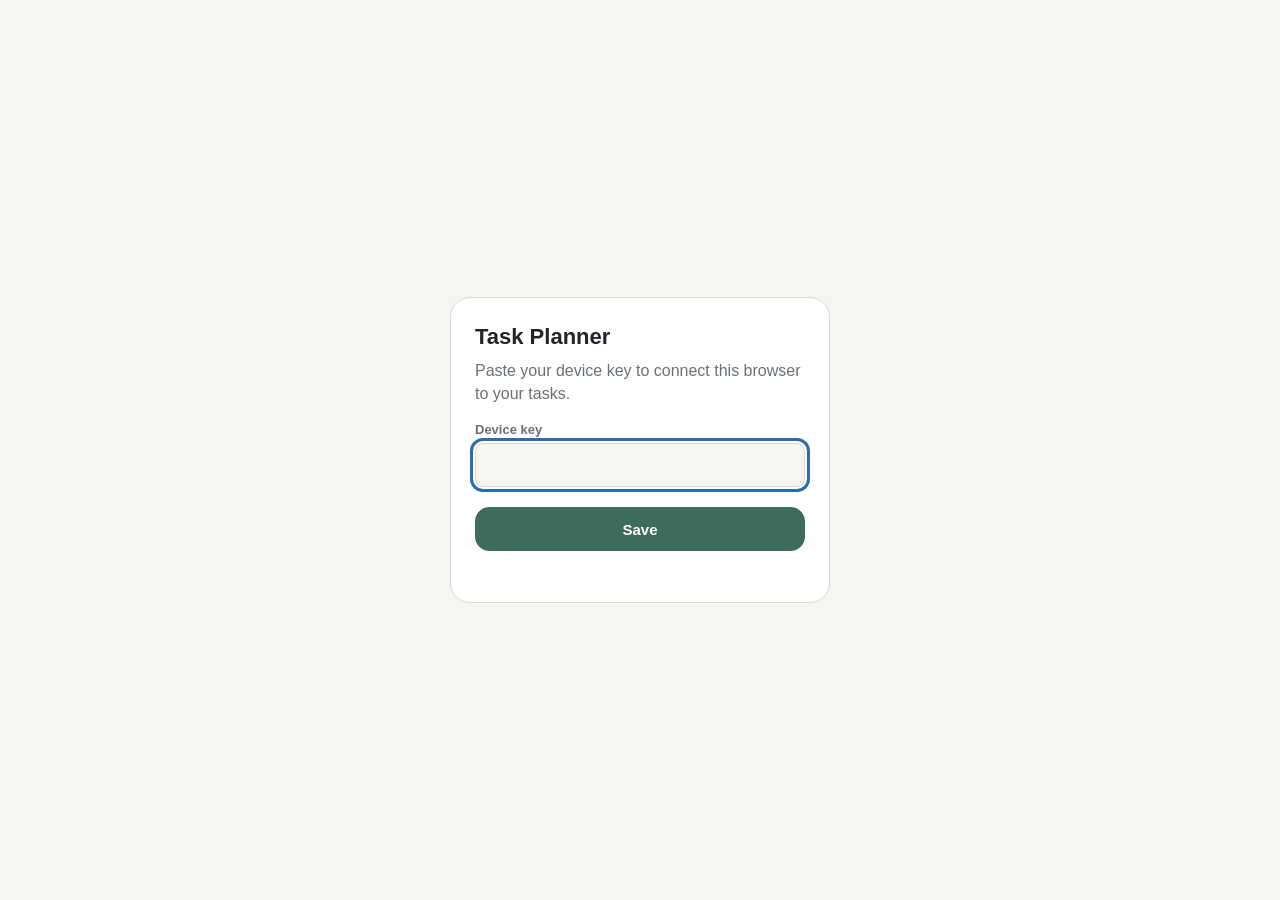
<file: index.html>
<!doctype html>
<html lang="en">
<head>
<meta charset="utf-8">
<meta name="viewport" content="width=device-width, initial-scale=1, viewport-fit=cover">
<!--
  Strict CSP: no inline scripts, no inline styles, nothing loaded from
  anywhere except this site and the Apps Script backend. See
  docs/00-what-we-built-security.md for why this matters — the old app had
  none of this.
-->
<meta http-equiv="Content-Security-Policy" content="default-src 'self'; script-src 'self'; style-src 'self'; img-src 'self' data:; connect-src https://script.google.com https://script.googleusercontent.com; base-uri 'none'; form-action 'none'">
<title>Task Planner</title>
<link rel="stylesheet" href="styles.css">
<!--
  PWA bits: the manifest is what lets a browser offer "Install app", and
  theme-color tints the browser's own address bar / status bar to match
  the app instead of staying a generic system colour. Two theme-color
  tags, one per light/dark, so it follows the same switch styles.css uses.
-->
<link rel="manifest" href="/manifest.webmanifest">
<meta name="theme-color" content="#ffffff" media="(prefers-color-scheme: light)">
<meta name="theme-color" content="#212328" media="(prefers-color-scheme: dark)">
<!-- iOS ignores the manifest for its home-screen icon and install prompt,
     so it needs these two tags spelled out separately. -->
<link rel="apple-touch-icon" href="/icons/apple-touch-icon.png">
<meta name="apple-mobile-web-app-capable" content="yes">
<meta name="apple-mobile-web-app-status-bar-style" content="default">
</head>
<body>
<div id="app" class="app">

  <!-- Shown when no device key is saved on this device yet. -->
  <section id="key-screen" class="screen key-screen" hidden>
    <div class="key-card">
      <h1 class="key-title">Task Planner</h1>
      <p class="key-copy">Paste your device key to connect this browser to your tasks.</p>
      <label class="field">
        <span class="field-label">Device key</span>
        <input id="device-key-input" type="password" autocomplete="off" autocapitalize="off" spellcheck="false">
      </label>
      <button type="button" id="save-key-btn" class="btn btn-primary">Save</button>
      <p id="key-screen-message" class="key-message" aria-live="polite"></p>
    </div>
  </section>

  <!-- The real app. Hidden until a device key exists (or ?mock=1 is set). -->
  <div id="main-screen" class="app-shell" hidden>

    <header class="topbar">
      <div class="brand">Task Planner</div>
      <nav class="tabs" aria-label="Sections">
        <button type="button" class="tab-btn" data-tab="today" aria-current="page">Today</button>
        <button type="button" class="tab-btn" data-tab="week">Week</button>
        <button type="button" class="tab-btn" data-tab="someday">Someday</button>
      </nav>
      <div class="topbar-right">
        <span id="sync-dot" class="sync-dot sync-dot-idle" aria-hidden="true"></span>
        <button type="button" id="gear-btn" class="icon-btn" aria-label="Settings">&#9881;</button>
      </div>
    </header>

    <main class="panels">

      <section id="panel-today" class="panel" data-panel="today">
        <p id="migration-notice" class="notice" hidden>
          Your tasks need a one-time upgrade before they can show up here.
          See <code>docs/RUNBOOK.md</code>, section G, for the steps &mdash;
          nothing has been lost.
        </p>

        <form id="capture-form" class="capture">
          <textarea id="capture-input" class="capture-input" placeholder="What's on your mind? One thing or ten." rows="1" aria-label="Capture a task"></textarea>
          <div class="capture-row">
            <label class="chip-toggle">
              <input type="checkbox" id="today-toggle" checked>
              <span>Today</span>
            </label>
            <button type="submit" id="capture-submit" class="btn btn-primary">Add</button>
          </div>
          <p id="capture-feedback" class="capture-feedback" aria-live="polite"></p>
        </form>

        <!-- Phase 8: a short first-run hint that the box now understands
             commands and questions too, not just brain-dumps. Shown until
             the first `assist` call succeeds (see app.js's markAssistHintSeen),
             then never again on this device. -->
        <p id="capture-hint" class="capture-hint" hidden></p>

        <!-- Phase 8: the reply card for a command/question answered through
             the capture box — see app.js's applyAssistResult and
             ui.js's showReplyCard. -->
        <div id="reply-card" class="card reply-card" hidden></div>

        <div id="pending-captures" class="pending-captures" aria-live="polite"></div>
        <button type="button" id="inbox-link" class="inbox-link" hidden></button>

        <div id="review-card" class="card review-card" hidden></div>
        <div id="pick-three-card" class="card pick-three" hidden></div>

        <ul id="today-list" class="task-list" aria-label="Today's tasks"></ul>
        <button type="button" id="done-today-toggle" class="done-today-toggle" hidden aria-expanded="false"></button>
        <ul id="done-today-list" class="task-list done-list" hidden aria-label="Done today"></ul>
      </section>

      <section id="panel-week" class="panel" data-panel="week" hidden>
        <div id="week-strip" class="week-strip"></div>
        <details id="unscheduled-drawer" class="drawer">
          <summary>Not scheduled yet</summary>
          <div id="inbox-section" class="inbox-section"></div>
          <input type="text" id="unscheduled-filter" class="filter-input" placeholder="Filter by title, notes or category">
          <div id="unscheduled-groups"></div>
        </details>
      </section>

      <section id="panel-someday" class="panel" data-panel="someday" hidden>
        <p class="hint">Nothing here is ever deleted.</p>
        <ul id="someday-list" class="task-list" aria-label="Someday tasks"></ul>
      </section>

    </main>

    <nav class="bottom-nav" aria-label="Sections">
      <button type="button" class="tab-btn" data-tab="today" aria-current="page">Today</button>
      <button type="button" class="tab-btn" data-tab="week">Week</button>
      <button type="button" class="tab-btn" data-tab="someday">Someday</button>
      <button type="button" id="gear-btn-mobile" class="icon-btn" aria-label="Settings">&#9881;</button>
    </nav>
  </div>

  <div id="toast" class="toast" role="status" aria-live="polite" hidden></div>
</div>

<dialog id="action-sheet" class="sheet"></dialog>
<dialog id="edit-sheet" class="sheet"></dialog>
<dialog id="settings-sheet" class="sheet"></dialog>

<script src="config.js"></script>
<script type="module" src="js/app.js"></script>
</body>
</html>
</file>
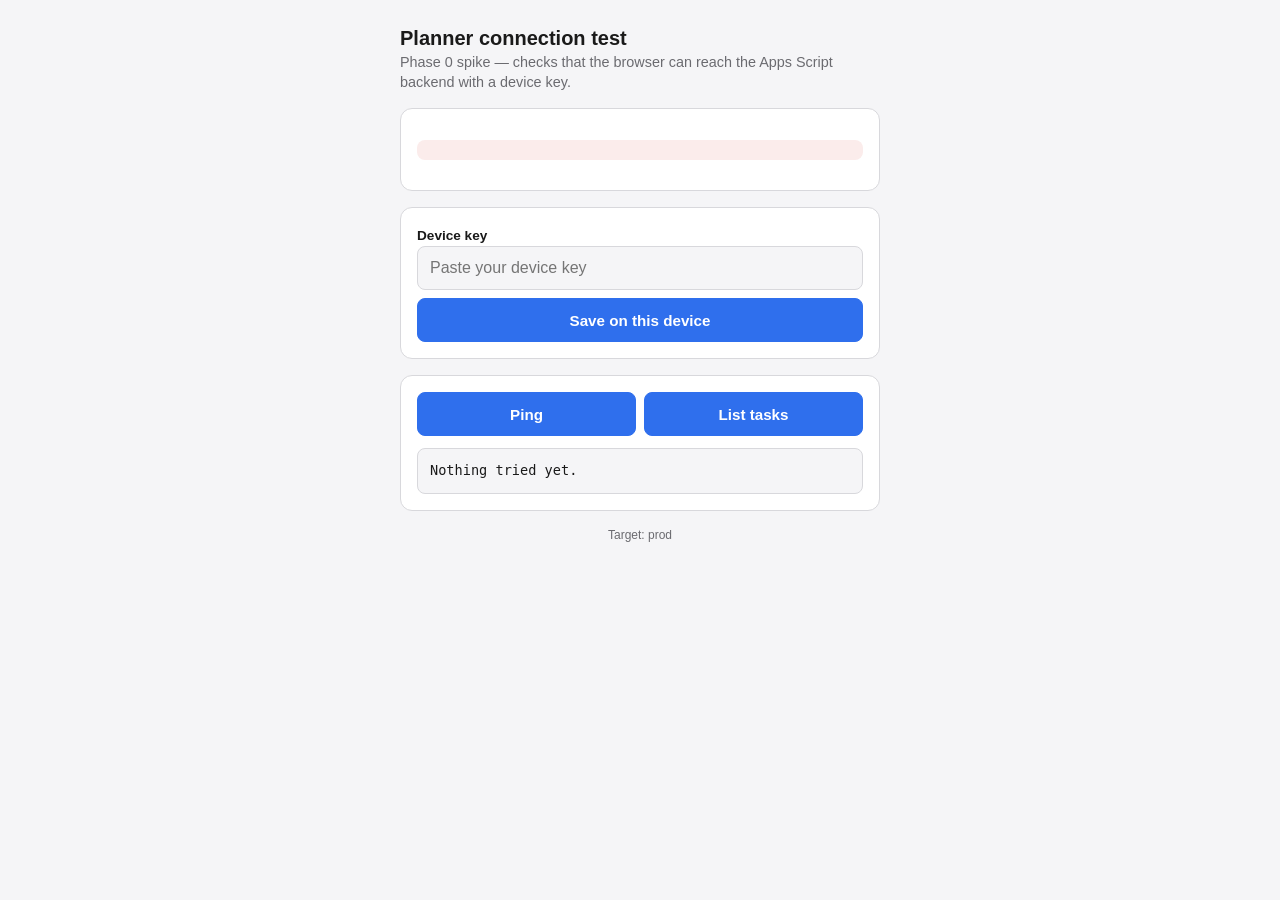
<file: spike.html>
<!DOCTYPE html>
<html lang="en">
<head>
<meta charset="UTF-8">
<meta name="viewport" content="width=device-width, initial-scale=1.0">
<title>Planner connection test</title>

<!--
  Strict Content-Security-Policy: this page will not run any script except
  the one file we wrote ourselves (spike.js), and will not load anything
  from the network except a fetch() to Google's script domains. That means
  no inline <script> tags and no onclick="..." attributes anywhere below —
  every bit of behaviour lives in spike.js instead.
-->
<meta http-equiv="Content-Security-Policy" content="default-src 'self'; script-src 'self'; style-src 'self' 'unsafe-inline'; connect-src https://script.google.com https://script.googleusercontent.com; base-uri 'none'; form-action 'none'">

<style>
  /* Hand-written CSS, no framework. Colours are defined once as variables
     so light/dark mode is just two small blocks below. */
  :root {
    --bg: #f5f5f7;
    --panel: #ffffff;
    --text: #1a1a1a;
    --muted: #6b6b70;
    --border: #d8d8dc;
    --accent: #2f6fed;
    --accent-text: #ffffff;
    --ok: #1a7f37;
    --error: #b3261e;
    --error-bg: #fbeceb;
  }

  @media (prefers-color-scheme: dark) {
    :root {
      --bg: #17181a;
      --panel: #232427;
      --text: #f0f0f2;
      --muted: #a3a3a8;
      --border: #3a3b3f;
      --accent: #6d9bff;
      --accent-text: #10131a;
      --ok: #5fd07a;
      --error: #ff8a80;
      --error-bg: #3a1f1d;
    }
  }

  * { box-sizing: border-box; }

  body {
    margin: 0;
    padding: 16px;
    background: var(--bg);
    color: var(--text);
    font-family: -apple-system, BlinkMacSystemFont, "Segoe UI", Roboto, Helvetica, Arial, sans-serif;
    line-height: 1.4;
  }

  main {
    max-width: 480px;
    margin: 0 auto;
    display: flex;
    flex-direction: column;
    gap: 16px;
  }

  h1 {
    font-size: 1.25rem;
    margin: 8px 0 0;
  }

  p.subtitle {
    margin: 0;
    color: var(--muted);
    font-size: 0.9rem;
  }

  section {
    background: var(--panel);
    border: 1px solid var(--border);
    border-radius: 12px;
    padding: 16px;
    display: flex;
    flex-direction: column;
    gap: 12px;
  }

  label {
    font-size: 0.85rem;
    font-weight: 600;
  }

  input[type="password"] {
    width: 100%;
    min-height: 44px;
    padding: 10px 12px;
    font-size: 1rem;
    border: 1px solid var(--border);
    border-radius: 8px;
    background: var(--bg);
    color: var(--text);
  }

  button {
    min-height: 44px;
    min-width: 44px;
    padding: 10px 16px;
    font-size: 0.95rem;
    font-weight: 600;
    border-radius: 8px;
    border: 1px solid var(--border);
    background: var(--panel);
    color: var(--text);
    cursor: pointer;
  }

  button.primary {
    background: var(--accent);
    color: var(--accent-text);
    border-color: var(--accent);
  }

  button:active {
    opacity: 0.8;
  }

  .row {
    display: flex;
    gap: 8px;
    flex-wrap: wrap;
  }

  .row button {
    flex: 1;
  }

  .saved-key {
    display: flex;
    align-items: center;
    justify-content: space-between;
    gap: 8px;
  }

  .saved-key .status {
    color: var(--ok);
    font-weight: 600;
  }

  #hidden-when-saved.is-hidden,
  #shown-when-saved.is-hidden {
    display: none;
  }

  pre#result {
    white-space: pre-wrap;
    word-break: break-word;
    background: var(--bg);
    border: 1px solid var(--border);
    border-radius: 8px;
    padding: 12px;
    font-size: 0.85rem;
    margin: 0;
    min-height: 44px;
  }

  .error-text {
    color: var(--error);
    background: var(--error-bg);
    border-radius: 8px;
    padding: 10px 12px;
    font-size: 0.9rem;
  }

  footer {
    color: var(--muted);
    font-size: 0.75rem;
    text-align: center;
    padding-bottom: 24px;
  }
</style>
</head>
<body>
<main>
  <div>
    <h1>Planner connection test</h1>
    <p class="subtitle">Phase 0 spike — checks that the browser can reach the Apps Script backend with a device key.</p>
  </div>

  <section id="config-warning" class="is-hidden">
    <p class="error-text" id="config-warning-text"></p>
  </section>

  <section aria-label="Device key">
    <div id="hidden-when-saved">
      <label for="device-key-input">Device key</label>
      <input id="device-key-input" type="password" autocomplete="off" placeholder="Paste your device key">
      <div class="row" style="margin-top: 8px;">
        <button id="save-key-btn" class="primary" type="button">Save on this device</button>
      </div>
    </div>
    <div id="shown-when-saved" class="saved-key is-hidden">
      <span class="status">Key saved &#10003;</span>
      <button id="forget-key-btn" type="button">Forget key</button>
    </div>
  </section>

  <section aria-label="Actions">
    <div class="row">
      <button id="ping-btn" class="primary" type="button">Ping</button>
      <button id="list-btn" class="primary" type="button">List tasks</button>
    </div>
    <pre id="result">Nothing tried yet.</pre>
  </section>

  <footer id="api-target"></footer>
</main>

<script src="config.js"></script>
<script src="spike.js"></script>
</body>
</html>
</file>
<file: styles.css>
/* styles.css — hand-written, no framework.
   Calm on purpose: no red anywhere, no "overdue" styling, nothing that
   counts how much is waiting. Colours live as CSS custom properties so
   light/dark mode is one block of overrides instead of two copies of
   every rule. */

/* ---------------------------------------------------------------------
   Design tokens
   --------------------------------------------------------------------- */

:root {
  --bg: #f6f5f2;
  --bg-elevated: #ffffff;
  --bg-sunken: #ececea;
  --text: #22242a;
  --text-muted: #6b6f78;
  --border: #ddd9d2;
  --accent: #3d6b5c;
  --accent-contrast: #ffffff;
  --accent-soft: #e3ece8;
  --focus-ring: #2b6cb0;
  --amber: #a9762c;
  --amber-soft: #f3e6d2;
  --radius-sm: 8px;
  --radius-md: 14px;
  --radius-lg: 20px;
  --gap: 12px;
  --safe-top: env(safe-area-inset-top, 0px);
  --safe-bottom: env(safe-area-inset-bottom, 0px);
  --safe-left: env(safe-area-inset-left, 0px);
  --safe-right: env(safe-area-inset-right, 0px);
  color-scheme: light dark;
}

@media (prefers-color-scheme: dark) {
  :root {
    --bg: #17181c;
    --bg-elevated: #212328;
    --bg-sunken: #1c1e22;
    --text: #eceae4;
    --text-muted: #9a9da5;
    --border: #34363c;
    --accent: #7fb8a3;
    --accent-contrast: #10231c;
    --accent-soft: #1d2e28;
    --focus-ring: #7fb0e8;
    --amber: #d9ab6e;
    --amber-soft: #332a1b;
  }
}

* { box-sizing: border-box; }

/* The `hidden` attribute has the same CSS specificity as a class selector,
   so without this, rules below like `.app-shell { display: flex }` would
   silently win and an element marked hidden would still show. This keeps
   `hidden` reliably meaning hidden everywhere in the app. */
[hidden] { display: none !important; }

html, body {
  margin: 0;
  padding: 0;
  background: var(--bg);
  color: var(--text);
  font-family: -apple-system, BlinkMacSystemFont, "Segoe UI", Roboto, Helvetica, Arial, sans-serif;
  font-size: 16px;
  line-height: 1.4;
  overflow-x: hidden;
}

body {
  min-height: 100dvh;
}

h1, h2, h3, h4 { margin: 0 0 8px; font-weight: 600; }
p { margin: 0 0 8px; }

/* Visible focus everywhere — this app must work for keyboard-only users. */
:focus-visible {
  outline: 3px solid var(--focus-ring);
  outline-offset: 2px;
  border-radius: var(--radius-sm);
}
:focus:not(:focus-visible) { outline: none; }

@media (prefers-reduced-motion: reduce) {
  *, *::before, *::after {
    animation-duration: 0.001ms !important;
    animation-iteration-count: 1 !important;
    transition-duration: 0.001ms !important;
  }
}

.app { min-height: 100dvh; }

/* ---------------------------------------------------------------------
   Buttons, fields, chips (shared building blocks)
   --------------------------------------------------------------------- */

.btn {
  min-height: 44px;
  min-width: 44px;
  padding: 10px 18px;
  border-radius: var(--radius-md);
  border: 1px solid var(--border);
  background: var(--bg-elevated);
  color: var(--text);
  font-size: 15px;
  font-weight: 600;
  cursor: pointer;
}
.btn:active { transform: scale(0.98); }
.btn-primary {
  background: var(--accent);
  color: var(--accent-contrast);
  border-color: var(--accent);
}
.btn-quiet {
  background: transparent;
  border-color: transparent;
  color: var(--text-muted);
}
.btn-small {
  min-height: 40px;
  padding: 6px 14px;
  font-size: 14px;
}

.icon-btn {
  min-height: 44px;
  min-width: 44px;
  border-radius: 50%;
  border: 1px solid var(--border);
  background: var(--bg-elevated);
  color: var(--text);
  font-size: 18px;
  cursor: pointer;
}

.field { display: block; margin-bottom: var(--gap); }
.field-label {
  display: block;
  font-size: 13px;
  font-weight: 600;
  color: var(--text-muted);
  margin-bottom: 4px;
}
.field-hint {
  margin: -8px 0 var(--gap);
  font-size: 12px;
  color: var(--text-muted);
}
.field input,
.field select,
.field textarea {
  width: 100%;
  min-height: 44px;
  padding: 10px 12px;
  border-radius: var(--radius-sm);
  border: 1px solid var(--border);
  background: var(--bg);
  color: var(--text);
  font-size: 16px;
  font-family: inherit;
}

.chip-toggle {
  display: inline-flex;
  align-items: center;
  gap: 6px;
  min-height: 44px;
  padding: 0 12px;
  border-radius: 999px;
  border: 1px solid var(--border);
  background: var(--bg-elevated);
  font-size: 14px;
  cursor: pointer;
}
.chip-toggle input { width: 18px; height: 18px; }

.hint, .notice, .empty-hint {
  color: var(--text-muted);
  font-size: 14px;
}
.notice {
  background: var(--accent-soft);
  border-radius: var(--radius-md);
  padding: 12px 14px;
}
.empty-hint { padding: 16px 4px; }
.empty-hint-small { padding: 8px 0; font-size: 13px; }

/* ---------------------------------------------------------------------
   Key screen
   --------------------------------------------------------------------- */

.key-screen {
  min-height: 100dvh;
  display: flex;
  align-items: center;
  justify-content: center;
  padding: max(24px, var(--safe-top)) max(20px, var(--safe-right)) max(24px, var(--safe-bottom)) max(20px, var(--safe-left));
}
.key-card {
  width: 100%;
  max-width: 380px;
  background: var(--bg-elevated);
  border-radius: var(--radius-lg);
  padding: 24px;
  border: 1px solid var(--border);
}
.key-title { font-size: 22px; }
.key-copy { color: var(--text-muted); margin-bottom: 16px; }
.key-message { color: var(--amber); min-height: 1.2em; }
#save-key-btn { width: 100%; margin-top: 8px; }

/* ---------------------------------------------------------------------
   App shell / top bar / bottom nav
   --------------------------------------------------------------------- */

.app-shell {
  min-height: 100dvh;
  display: flex;
  flex-direction: column;
  padding-left: var(--safe-left);
  padding-right: var(--safe-right);
}

.topbar {
  display: flex;
  align-items: center;
  gap: var(--gap);
  padding: max(10px, var(--safe-top)) 16px 10px;
  border-bottom: 1px solid var(--border);
  background: var(--bg-elevated);
}
.brand { font-weight: 700; font-size: 16px; }
.topbar-right { display: flex; align-items: center; gap: 10px; margin-left: auto; }

.tabs { display: none; gap: 4px; margin-left: 12px; }

.tab-btn {
  min-height: 44px;
  padding: 0 16px;
  border: none;
  background: transparent;
  color: var(--text-muted);
  font-size: 15px;
  font-weight: 600;
  border-radius: var(--radius-sm);
  cursor: pointer;
}
.tab-btn.is-active { color: var(--accent); background: var(--accent-soft); }

.bottom-nav {
  display: flex;
  align-items: center;
  justify-content: space-around;
  padding: 6px max(8px, var(--safe-left)) max(6px, var(--safe-bottom));
  border-top: 1px solid var(--border);
  background: var(--bg-elevated);
  position: sticky;
  bottom: 0;
}
.bottom-nav .tab-btn { flex: 1; }

.sync-dot {
  display: inline-block;
  width: 10px;
  height: 10px;
  border-radius: 50%;
  background: var(--border);
}
.sync-dot-idle { background: var(--accent); }
.sync-dot-saving { background: var(--accent); animation: pulse 1s ease-in-out infinite; }
.sync-dot-retry { background: var(--amber); }
@keyframes pulse {
  0%, 100% { opacity: 1; }
  50% { opacity: 0.35; }
}

.panels {
  flex: 1;
  overflow-y: auto;
  padding: 16px max(16px, var(--safe-left)) 24px max(16px, var(--safe-right));
}
.panel { max-width: 720px; margin: 0 auto; }

@media (min-width: 900px) {
  /* Seven day columns need room to breathe — let the Week panel use the
     full width on big screens while Today/Someday stay a comfortable
     reading width. */
  #panel-week { max-width: 1400px; }
  .tabs { display: flex; }
  .bottom-nav { display: none; }
  #gear-btn-mobile { display: none; }
}
@media (max-width: 899.98px) {
  #gear-btn { display: none; }
}

/* ---------------------------------------------------------------------
   Capture box
   --------------------------------------------------------------------- */

.capture {
  background: var(--bg-elevated);
  border: 1px solid var(--border);
  border-radius: var(--radius-lg);
  padding: 12px;
  margin-bottom: 16px;
}
.capture-input {
  width: 100%;
  min-height: 44px;
  max-height: 40vh;
  resize: none;
  border: none;
  background: transparent;
  color: var(--text);
  font-size: 16px;
  font-family: inherit;
  padding: 6px 4px;
}
.capture-row {
  display: flex;
  align-items: center;
  justify-content: space-between;
  gap: 8px;
  margin-top: 8px;
}
/* Subtle "Sorting…" hint on the capture box itself, once you've hit Add —
   the box stays usable for the next ramble the whole time this is showing. */
.capture-feedback {
  margin: 6px 4px 0;
  font-size: 12px;
  color: var(--text-muted);
  min-height: 1em;
}

/* Phase 8: the first-run "the box understands commands too" hint. Same
   quiet, muted treatment as capture-feedback — a tip, not an alert. */
.capture-hint {
  margin: 8px 4px 0;
  font-size: 13px;
  color: var(--text-muted);
}

/* ---------------------------------------------------------------------
   Reply card (Phase 8) — the answer to a command or question typed/
   dictated into the capture box. Reuses .card's shape; a small × lets it
   be dismissed without waiting the full 20s a confirmation gets.
   --------------------------------------------------------------------- */

.reply-card { position: relative; padding-right: 40px; }
.reply-card-text { margin-bottom: 8px; }
.reply-card-close {
  position: absolute;
  top: 8px;
  right: 8px;
  width: 32px;
  height: 32px;
  border-radius: 50%;
  border: none;
  background: transparent;
  color: var(--text-muted);
  font-size: 18px;
  line-height: 1;
  cursor: pointer;
}

/* ---------------------------------------------------------------------
   Pending captures (rows at the top of Today while the AI is sorting)
   --------------------------------------------------------------------- */

.pending-captures { display: flex; flex-direction: column; gap: 8px; margin-bottom: 12px; }
.pending-capture-row {
  display: flex;
  align-items: center;
  gap: 10px;
  background: var(--bg-elevated);
  border: 1px dashed var(--border);
  border-radius: var(--radius-md);
  padding: 10px 12px;
  color: var(--text-muted);
  font-size: 14px;
}
.pending-capture-dot {
  flex: 0 0 auto;
  width: 8px;
  height: 8px;
  border-radius: 50%;
  background: var(--accent);
  animation: pulse 1.4s ease-in-out infinite;
}

/* ---------------------------------------------------------------------
   Inbox link (Today) — quiet, on purpose: this is new stuff to sort, not
   a backlog count, so it never gets the red/urgent treatment.
   --------------------------------------------------------------------- */

.inbox-link {
  display: block;
  width: 100%;
  text-align: left;
  min-height: 36px;
  margin-bottom: 12px;
  padding: 0 4px;
  border: none;
  background: transparent;
  color: var(--accent);
  font-size: 14px;
  font-weight: 600;
  cursor: pointer;
}

.inbox-section { margin-bottom: 14px; }
.inbox-heading { color: var(--accent); }

/* ---------------------------------------------------------------------
   Cards (Pick 3)
   --------------------------------------------------------------------- */

.card {
  background: var(--accent-soft);
  border-radius: var(--radius-lg);
  padding: 16px;
  margin-bottom: 16px;
}
.card-title { font-size: 17px; }
.card-copy { color: var(--text-muted); }
.suggestion-list { list-style: none; margin: 0 0 12px; padding: 0; display: flex; flex-direction: column; gap: 8px; }
.suggestion-row {
  display: flex;
  align-items: center;
  justify-content: space-between;
  gap: 10px;
  background: var(--bg-elevated);
  border-radius: var(--radius-md);
  padding: 8px 10px;
}
.suggestion-title { flex: 1; }
.card-actions { display: flex; gap: 8px; }

/* ---------------------------------------------------------------------
   Weekly review card (Phase 7) — reuses .card's shape; calm on purpose,
   same rule as everywhere else in this file: no red, no counts of what's
   left undone.
   --------------------------------------------------------------------- */

.review-heading-row {
  display: flex;
  align-items: center;
  flex-wrap: wrap;
  gap: 8px;
}
.review-source-tag {
  font-size: 12px;
  font-weight: 600;
  color: var(--text-muted);
  background: var(--bg-elevated);
  border-radius: 999px;
  padding: 2px 10px;
}
.review-wins-list {
  list-style: none;
  margin: 0 0 12px;
  padding: 0;
  display: flex;
  flex-direction: column;
  gap: 4px;
  font-size: 14px;
}
.review-section { margin-bottom: 12px; }
.review-section-title {
  font-size: 13px;
  color: var(--text-muted);
  text-transform: uppercase;
  letter-spacing: 0.02em;
  margin: 0 0 6px;
}
.review-list { list-style: none; margin: 0; padding: 0; display: flex; flex-direction: column; gap: 6px; }
.review-row {
  background: var(--bg-elevated);
  border-radius: var(--radius-md);
  padding: 8px 10px;
}
.review-check-label {
  display: flex;
  align-items: flex-start;
  gap: 10px;
  cursor: pointer;
}
.review-check-label input[type="checkbox"] {
  width: 20px;
  height: 20px;
  margin-top: 2px;
  flex: 0 0 auto;
}
.review-item-text { display: flex; flex-direction: column; min-width: 0; }
.review-item-title { font-size: 14px; word-break: break-word; }
.review-item-reason { font-size: 12px; color: var(--text-muted); }

/* ---------------------------------------------------------------------
   Task rows
   --------------------------------------------------------------------- */

.task-list { list-style: none; margin: 0 0 8px; padding: 0; display: flex; flex-direction: column; gap: 8px; }
.task-list-compact { gap: 6px; }

.task-row {
  display: flex;
  align-items: center;
  gap: 10px;
  background: var(--bg-elevated);
  border: 1px solid var(--border);
  border-radius: var(--radius-md);
  padding: 10px;
  touch-action: pan-y;
  cursor: pointer;
}
.task-row.is-done { opacity: 0.6; }
.task-row.is-done .task-title { text-decoration: line-through; }
.task-row.checking { animation: check-pop 0.24s ease-out; }
@keyframes check-pop {
  0% { transform: scale(1); }
  40% { transform: scale(1.015); }
  100% { transform: scale(1); }
}
/* Brief highlight for a task that just landed on Today straight out of an
   AI capture. The global prefers-reduced-motion rule earlier in this file
   already collapses this to an instant, flicker-free change. */
.task-row.task-row-new { animation: highlight-fade 1.6s ease-out; }
@keyframes highlight-fade {
  0% { background: var(--accent-soft); border-color: var(--accent); }
  100% { background: var(--bg-elevated); border-color: var(--border); }
}

.check-btn {
  flex: 0 0 auto;
  width: 44px;
  height: 44px;
  border-radius: 50%;
  border: 2px solid var(--accent);
  background: var(--bg-elevated);
  cursor: pointer;
  position: relative;
}
.check-btn[aria-pressed="true"] { background: var(--accent); }
.check-btn[aria-pressed="true"]::after {
  content: "";
  position: absolute;
  left: 12px;
  top: 10px;
  width: 16px;
  height: 9px;
  border-left: 3px solid var(--accent-contrast);
  border-bottom: 3px solid var(--accent-contrast);
  transform: rotate(-45deg);
}

.task-body { flex: 1; min-width: 0; }
.task-title { font-size: 15px; word-break: break-word; }
.task-meta { font-size: 12px; color: var(--text-muted); margin-top: 2px; }

.task-extra-btn {
  flex: 0 0 auto;
  min-height: 44px;
  padding: 0 12px;
  border-radius: var(--radius-sm);
  border: 1px solid var(--border);
  background: var(--bg);
  color: var(--accent);
  font-size: 13px;
  font-weight: 600;
  cursor: pointer;
}

.done-today-toggle {
  width: 100%;
  min-height: 44px;
  text-align: left;
  padding: 8px 4px;
  border: none;
  background: transparent;
  color: var(--text-muted);
  font-size: 14px;
  font-weight: 600;
  cursor: pointer;
}

/* ---------------------------------------------------------------------
   Week screen
   --------------------------------------------------------------------- */

.week-strip {
  display: flex;
  gap: 10px;
  overflow-x: auto;
  scroll-snap-type: x mandatory;
  padding-bottom: 8px;
  margin-bottom: 16px;
}
.week-day {
  flex: 0 0 85vw;
  scroll-snap-align: start;
  background: var(--bg-elevated);
  border: 1px solid var(--border);
  border-radius: var(--radius-lg);
  padding: 12px;
}
.week-day.is-today { border-color: var(--accent); }
.week-day-heading { font-size: 14px; color: var(--text-muted); }
.week-day.is-today .week-day-heading { color: var(--accent); }

@media (min-width: 900px) {
  .week-strip {
    display: grid;
    grid-template-columns: repeat(7, 1fr);
    overflow-x: visible;
  }
  .week-day { flex: none; }
}

.drawer {
  background: var(--bg-elevated);
  border: 1px solid var(--border);
  border-radius: var(--radius-lg);
  padding: 4px 12px 12px;
}
.drawer summary {
  min-height: 44px;
  display: flex;
  align-items: center;
  font-weight: 600;
  cursor: pointer;
  list-style: none;
}
.drawer summary::-webkit-details-marker { display: none; }
.drawer summary::before { content: "\25B8"; margin-right: 8px; color: var(--text-muted); }
.drawer[open] summary::before { content: "\25BE"; }

.filter-input {
  width: 100%;
  min-height: 44px;
  padding: 8px 12px;
  border-radius: var(--radius-sm);
  border: 1px solid var(--border);
  background: var(--bg);
  color: var(--text);
  font-size: 15px;
  margin: 6px 0 12px;
}

.category-group { margin-bottom: 14px; }
.category-heading { font-size: 13px; color: var(--text-muted); text-transform: uppercase; letter-spacing: 0.02em; }

/* ---------------------------------------------------------------------
   Toast
   --------------------------------------------------------------------- */

.toast {
  position: fixed;
  left: 50%;
  bottom: max(16px, calc(var(--safe-bottom) + 8px));
  transform: translateX(-50%);
  display: flex;
  align-items: center;
  gap: 12px;
  background: var(--text);
  color: var(--bg);
  padding: 12px 16px;
  border-radius: var(--radius-md);
  max-width: min(92vw, 420px);
  z-index: 50;
}
.toast-text { font-size: 14px; }
.toast-undo {
  min-height: 36px;
  padding: 0 10px;
  border: none;
  background: transparent;
  color: var(--accent);
  font-weight: 700;
  font-size: 14px;
  cursor: pointer;
  flex: 0 0 auto;
}

/* ---------------------------------------------------------------------
   Dialogs (action sheet / edit form / settings) — bottom sheet on phones,
   centered dialog from 900px up.
   --------------------------------------------------------------------- */

dialog.sheet {
  border: none;
  border-radius: var(--radius-lg) var(--radius-lg) 0 0;
  padding: 20px 20px calc(20px + var(--safe-bottom));
  width: 100%;
  max-width: 480px;
  margin: auto auto 0;
  background: var(--bg-elevated);
  color: var(--text);
  max-height: 85dvh;
  overflow-y: auto;
}
dialog.sheet::backdrop { background: rgba(0, 0, 0, 0.4); }

@media (min-width: 900px) {
  dialog.sheet {
    border-radius: var(--radius-lg);
    margin: auto;
    padding: 24px;
  }
}

.sheet-title { font-size: 17px; }
.sheet-actions { display: flex; flex-direction: column; gap: 8px; margin: 12px 0; }
.sheet-btn {
  min-height: 48px;
  border-radius: var(--radius-md);
  border: 1px solid var(--border);
  background: var(--bg);
  color: var(--text);
  font-size: 15px;
  font-weight: 600;
  cursor: pointer;
}
.sheet-btn-quiet { color: var(--text-muted); background: transparent; border-color: transparent; }
.sheet-date-row {
  display: flex;
  align-items: center;
  justify-content: space-between;
  gap: 10px;
  min-height: 48px;
  padding: 0 4px;
}
.sheet-date-input {
  min-height: 44px;
  border-radius: var(--radius-sm);
  border: 1px solid var(--border);
  background: var(--bg);
  color: var(--text);
  padding: 6px 8px;
}
.sheet-close {
  width: 100%;
  min-height: 44px;
  margin-top: 4px;
  border: none;
  background: transparent;
  color: var(--text-muted);
  font-size: 14px;
  cursor: pointer;
}

.edit-form { display: flex; flex-direction: column; }
.settings-line { font-size: 14px; color: var(--text-muted); }
</file>
